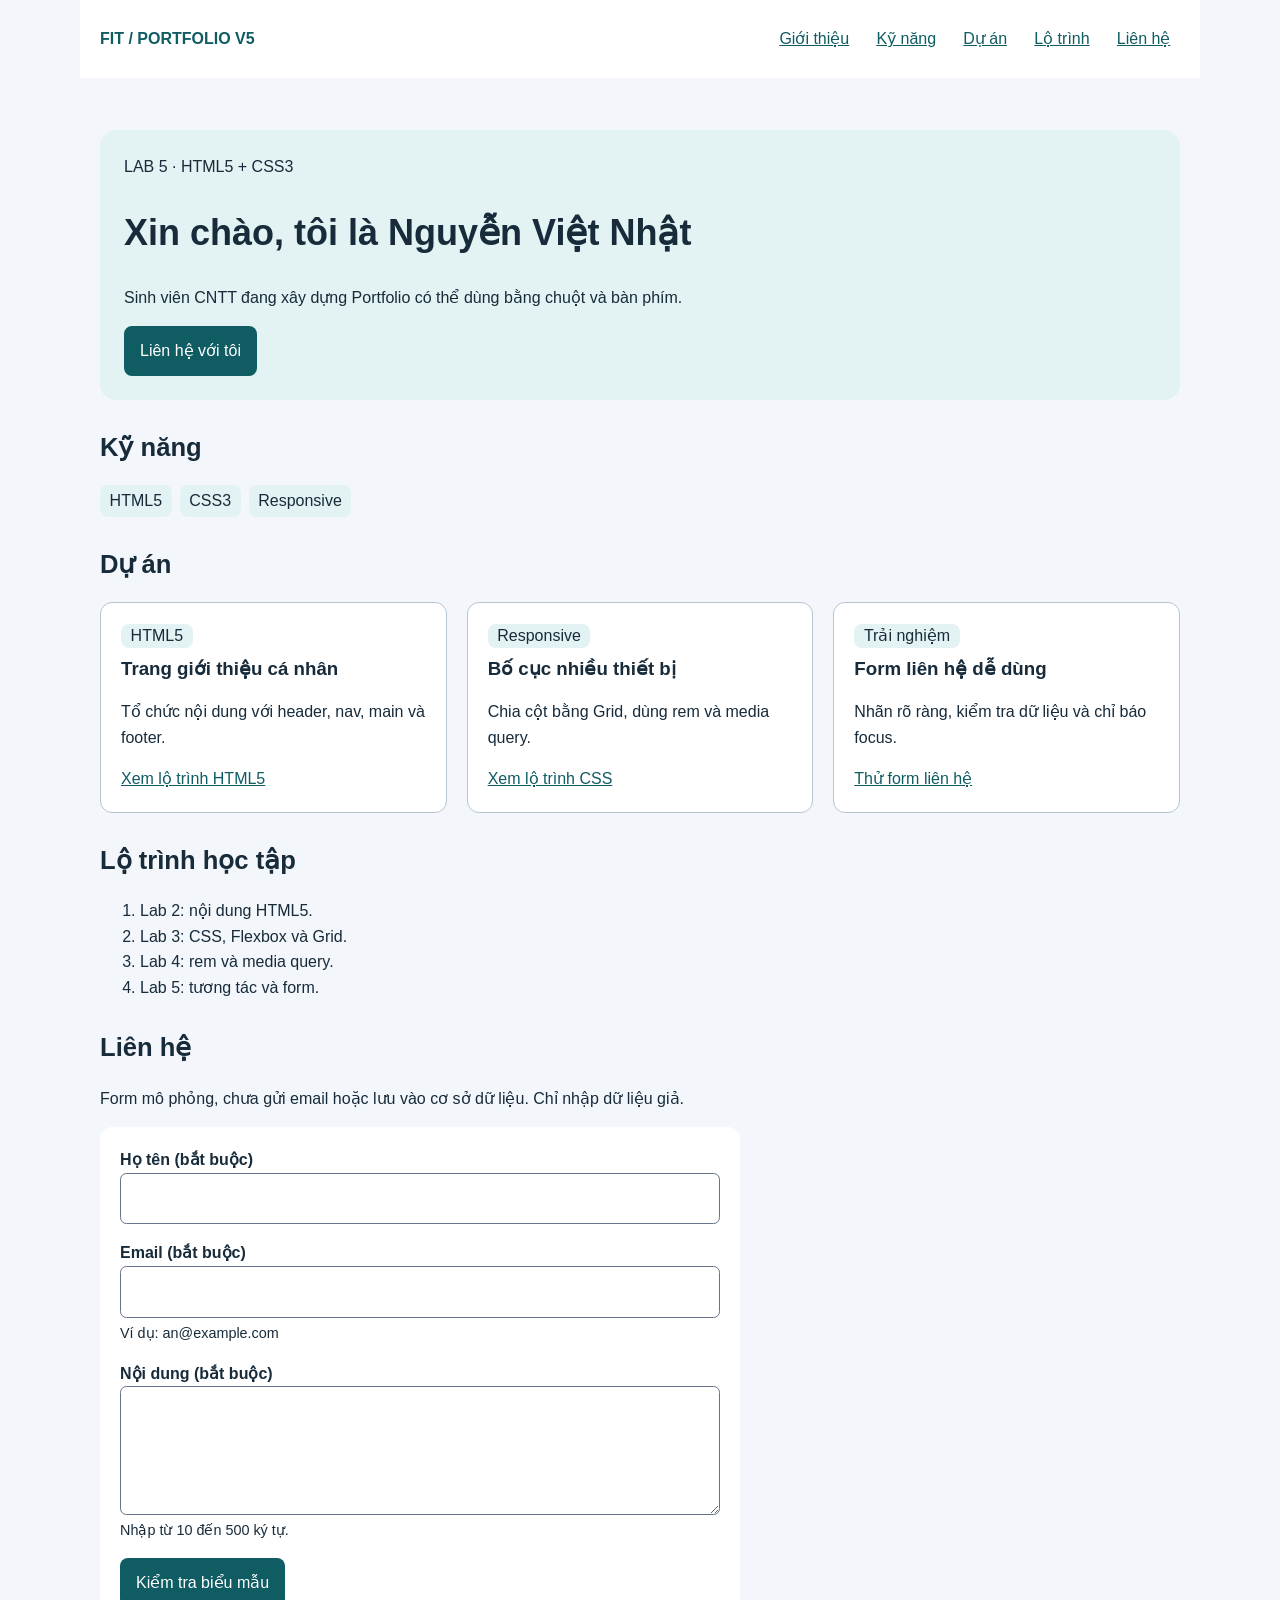
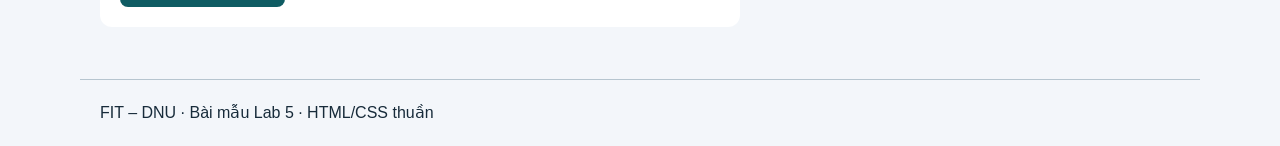
<file: index.html>
<!doctype html>
<html lang="vi">

<head>
    <meta charset="utf-8">
    <meta name="viewport" content="width=device-width,initial-scale=1">
    <title>Lab 5 · Portfolio thực hành</title>
    <link rel="stylesheet" href="./style.css">
</head>

<body>
    <header><a class="brand" href="#gioi-thieu">FIT / PORTFOLIO V5</a>
        <nav class="menu" aria-label="Điều hướng chính">
            <a href="#gioi-thieu">Giới thiệu</a><a href="#ky-nang">Kỹ năng</a>
            <a href="#du-an">Dự án</a><a href="#lo-trinh">Lộ trình</a><a href="#lien-he">Liên hệ</a>
        </nav>
    </header>
    <main>
        <section class="hero" id="gioi-thieu"><span>LAB 5 · HTML5 + CSS3</span>
            <h1>Xin chào, tôi là Nguyễn Việt Nhật</h1>
            <p>Sinh viên CNTT đang xây dựng Portfolio có thể dùng bằng chuột và bàn phím.</p>
            <a class="button" href="#lien-he">Liên hệ với tôi</a>
        </section>
        <section id="ky-nang">
            <h2>Kỹ năng</h2>
            <ul class="skills">
                <li>HTML5</li>
                <li>CSS3</li>
                <li>Responsive</li>
            </ul>
        </section>
        <section id="du-an">
            <h2>Dự án</h2>
            <div class="project-grid">
                <article class="card"><span class="tag">HTML5</span>
                    <h3>Trang giới thiệu cá nhân</h3>
                    <p>Tổ chức nội dung với header, nav, main và footer.</p><a href="#lo-trinh">Xem lộ trình HTML5</a>
                </article>
                <article class="card"><span class="tag">Responsive</span>
                    <h3>Bố cục nhiều thiết bị</h3>
                    <p>Chia cột bằng Grid, dùng rem và media query.</p><a href="#lo-trinh">Xem lộ trình CSS</a>
                </article>
                <article class="card"><span class="tag">Trải nghiệm</span>
                    <h3>Form liên hệ dễ dùng</h3>
                    <p>Nhãn rõ ràng, kiểm tra dữ liệu và chỉ báo focus.</p><a href="#lien-he">Thử form liên hệ</a>
                </article>
            </div>
        </section>
        <section id="lo-trinh">
            <h2>Lộ trình học tập</h2>
            <ol>
                <li>Lab 2: nội dung HTML5.</li>
                <li>Lab 3: CSS, Flexbox và Grid.</li>
                <li>Lab 4: rem và media query.</li>
                <li>Lab 5: tương tác và form.</li>
            </ol>
        </section>
        <section id="lien-he">
            <h2>Liên hệ</h2>
            <p>Form mô phỏng, chưa gửi email hoặc lưu vào cơ sở dữ liệu. Chỉ nhập dữ liệu giả.</p>
            <form action="ket-qua.html" method="get">
                <div class="form-field">
                    <label for="fullname">Họ tên (bắt buộc)</label><!-- 4.1 -->
                    <input id="fullname" name="fullname" type="text" autocomplete="name" required
                        minlength="0"><!-- 4.4 -->
                </div>
                <div class="form-field"><label for="email">Email (bắt buộc)</label>
                    <input id="email" name="email" type="texr" required autocomplete="email"
                        aria-describedby="email-help"><!-- 4.2; 4.3 -->
                    <p class="help" id="email-help">Ví dụ: an@example.com</p>
                </div>
                <div class="form-field"><label for="message">Nội dung (bắt buộc)</label>
                    <textarea id="message" name="message" rows="4" required minlength="10" maxlength="500"
                        aria-describedby="message-help"></textarea><!-- 4.5; 4.6; 4.7 -->
                    <p class="help" id="message-help">Nhập từ 10 đến 500 ký tự.</p>
                </div>
                <button class="button" type="button">Kiểm tra biểu mẫu</button><!-- 4.8 -->
            </form>
        </section>
    </main>
    <footer>FIT – DNU · Bài mẫu Lab 5 · HTML/CSS thuần</footer>
</body>

</html>
</file>
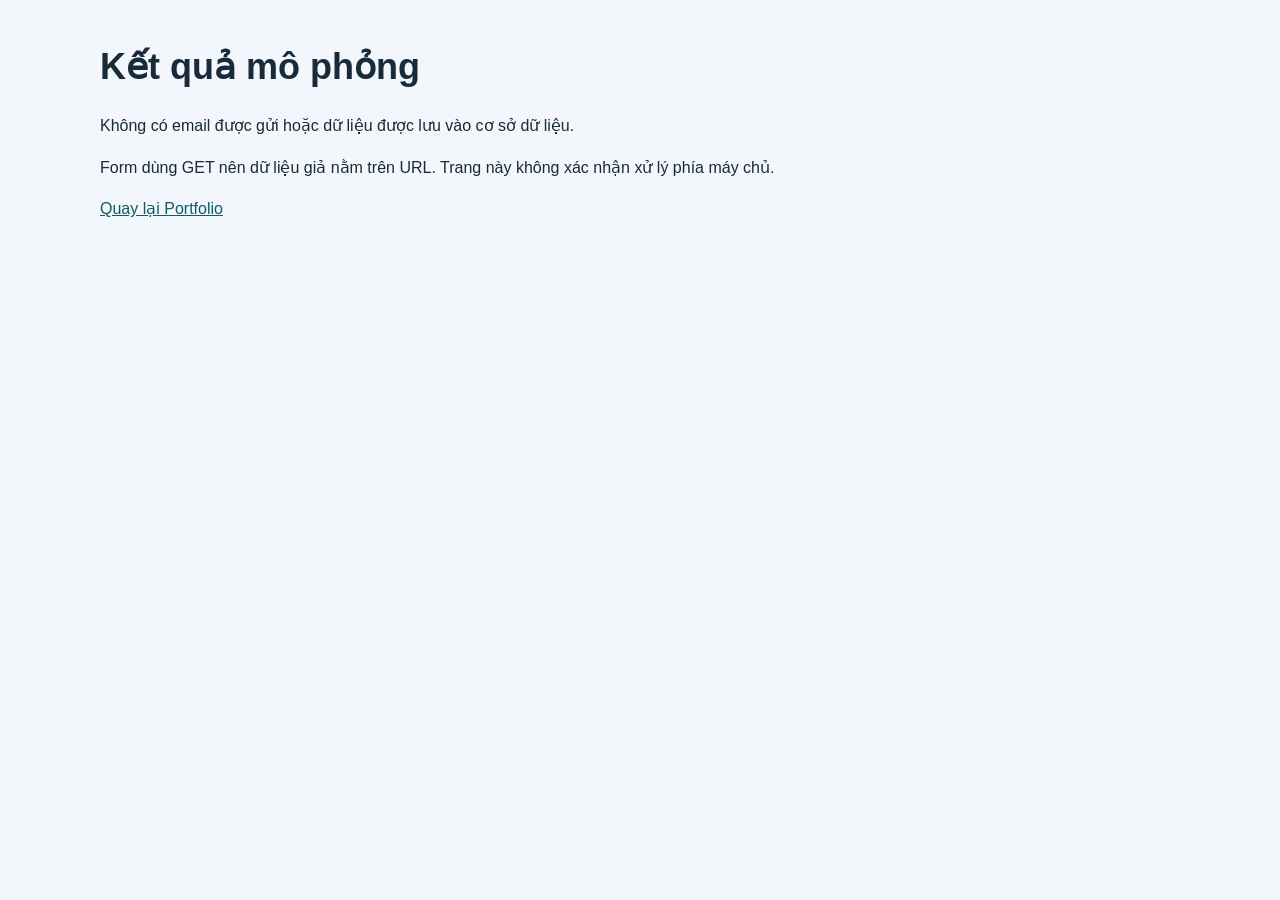
<file: ket-qua.html>
<!doctype html>
<html lang="vi">

<head>
    <meta charset="utf-8">
    <meta name="viewport" content="width=device-width,initial-scale=1">
    <title>Kết quả mô phỏng</title>
    <link rel="stylesheet" href="style.css">
</head>

<body>
    <main>
        <h1>Kết quả mô phỏng</h1>
        <p>Không có email được gửi hoặc dữ liệu được lưu vào cơ sở dữ liệu.</p>
        <p>Form dùng GET nên dữ liệu giả nằm trên URL. Trang này không xác nhận xử lý phía máy chủ.</p><a
            href="index.html#lien-he">Quay lại Portfolio</a>
    </main>
</body>

</html>
</file>
<file: style.css>
/* LAB 5: chi thay cac o trong co ma 1.1 den 5.6.
   Base responsive tu Lab 4 da hoan thanh. Khong xoa @media. */
:root {
  --bg: #f3f6fa;
  --text: #172b3a;
  --primary: #0f5c63;
  --hover: #083e43;
  --soft: #e3f2f2;
  --focus: #b34500;
  --line: #b6c5cf;
}

* {
  box-sizing: border-box;
}

html {
  font-size: 100%;
}

body {
  margin: 0;
  font-family: Arial, sans-serif;
  line-height: 1.6;
  color: var(--text);
  background: var(--bg);
}

a {
  color: var(--primary);
}

h1,
h2,
h3 {
  line-height: 1.25;
}

h1 {
  font-size: 2.25rem;
}

h2 {
  font-size: 1.6rem;
}

header,
main,
footer {
  max-width: 70rem;
  margin: auto;
  padding: 1.25rem;
}

header {
  background: white;
  display: flex;
  flex-wrap: wrap;
  align-items: center;
  justify-content: space-between;
  gap: 1rem;
}

.brand {
  font-weight: bold;
  text-decoration: none;
}

.menu {
  display: flex;
  flex-wrap: wrap;
  gap: .5rem;
}

.menu a {
  display: inline-block;
  padding: .4rem .6rem;
  border-radius: .4rem;
}

section {
  margin-block: 2rem;
  scroll-margin-top: 1rem;
}

.hero {
  background: var(--soft);
  padding: 1.5rem;
  border-radius: 1rem;
}

.skills {
  display: flex;
  flex-wrap: wrap;
  gap: .5rem;
  padding: 0;
  list-style: none;
}

.skills li,
.tag {
  background: var(--soft);
  padding: .2rem .6rem;
  border-radius: .5rem;
}

.project-grid {
  display: grid;
  grid-template-columns: 1fr;
  gap: 1.25rem;
}

.card {
  min-width: 0;
  border: 1px solid var(--line);
  border-radius: .75rem;
  padding: 1.25rem;
  background: white;
  overflow-wrap: anywhere;
}

.card h3 {
  margin-top: .5rem;
}

.card a {
  display: inline-block;
}

.button {
  display: inline-block;
  padding: .75rem 1rem;
  border: 0;
  background: var(--primary);
  color: white;
  border-radius: .5rem;
  cursor: pointer;
  text-decoration: none;
}

form {
  max-width: 40rem;
  background: white;
  border-radius: .75rem;
  padding: 1.25rem;
}

.form-field {
  margin-bottom: 1rem;
}

label {
  display: block;
  font-weight: bold;
}

.help {
  font-size: .9rem;
  margin: .25rem 0 0;
}

input,
textarea {
  display: block;
  border: 1px solid #64748b;
  border-radius: .4rem;
}

textarea {
  min-height: 8rem;
}

footer {
  border-top: 1px solid var(--line);
}

@media (min-width:48rem) {
  .project-grid {
    grid-template-columns: repeat(2, minmax(0, 1fr));
  }
}

@media (min-width:64rem) {
  .project-grid {
    grid-template-columns: repeat(3, minmax(0, 1fr));
  }
}

/* NHIEM VU 1: focus va menu. Khong xoa outline mac dinh. */
a:focus-visible,
/* 1.1 */
button:focus-visible,
input:focus-visible,
textarea:focus-visible {
  outline-style:solid;
  /* 1.2 */
  outline-width:0.185rem;
  /* 1.3 */
  outline-color: var(--focus);
  /* 1.4 */
  outline-offset:0.185rem;
  /* 1.5 */
}

.menu a:hover {
  background: var(--soft);
}

/* 1.6 */
/* NHIEM VU 2: button */
.button {
  transition: background-color
    /* 2.1 */
    180ms
    /* 2.2 */
    ease,
    /* 2.3 */
    transform 180ms ease;
}

.button:hover {
  background: var(--hover);
}

/* 2.4 */
.button:active{
  /* 2.5 */
  transform: translateY(-1rem);
  /* 2.6 */
}

/* NHIEM VU 3: card va link */
.card {
  transition: transform
    /* 3.1 */
    180ms ease;
}

/* 3.2 */
.card:hover {
  /* 3.3 */
  transform:translateY(-0.25rem);
  /* 3.4; 3.5 */
}

.card:focus-visible {
  transform: translateY(-0.25rem);
}

/* 3.6 */
/* NHIEM VU 4 nam trong index.html. */
/* NHIEM VU 5: form */
input,
textarea {
  width: 100%;
  /* 5.1 */
  box-sizing: border-box;
  /* 5.2 */
  padding: 0.75rem;
  /* 5.3 */
  min-width: 0;
  /* 5.4 */
}

textarea {
  resize: vertical;
}

/* 5.5 */
input,
textarea,
button {
  font: inherit;
}

/* 5.6 */
</file>
